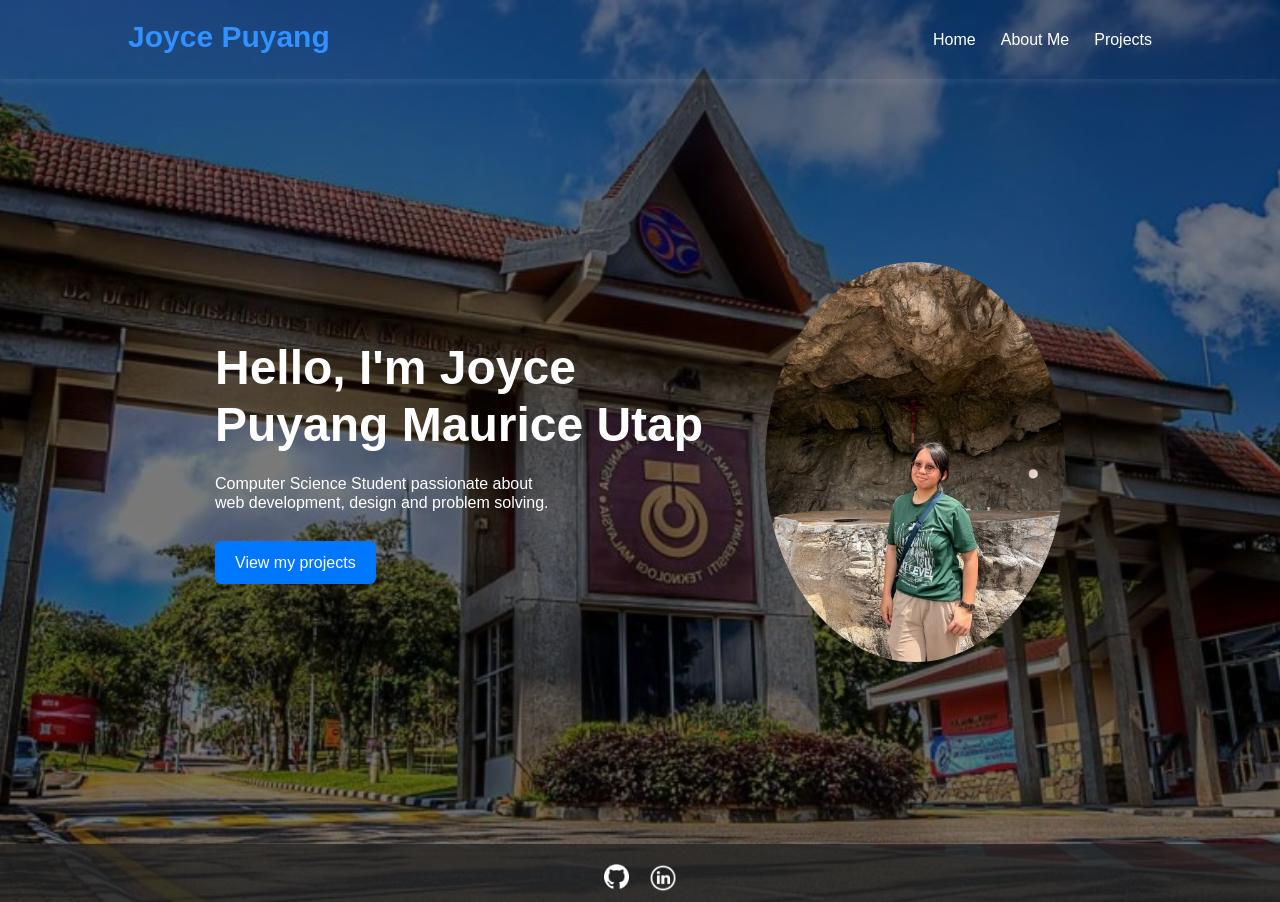
<file: index.html>
<!DOCTYPE html>
<html lang="en">
<head>
    <meta charset="UTF-8">
    <meta name="viewport" content="width=device-width, initial-scale=1.0">
    <title>Home | Portfolio</title>

    <link rel="stylesheet" href="css/style.css">
   
</head>
<body class = "home">

<header>
    <nav class="navbar">

        <h2 class="logo">
            Joyce Puyang
        </h2>

        <ul class="nav-links">
            <li><a href="index.html">Home</a></li>
            <li><a href="aboutme.html">About Me</a></li>
            <li><a href="projects.html">Projects</a></li>
        </ul>

        <div class="menu-btn">☰</div>
    </nav>
</header>

<main>

<section class="hero"> 
    <div class="hero-text"> 
        <h1>Hello, I'm Joyce Puyang Maurice Utap</h1> 
        <p>Computer Science Student passionate about </p> 
        <p>web development, design and problem solving.</p> <br> 
        
        <a href="projects.html" class="btn"> View my projects </a> 
    </div> 
    
    <div class="hero-image"> 
        <img src="images/profile.webp" alt="Profile Picture" width="400" height="400"> 
    </div> 
</section>

</main>

<footer>
    <div class="social-links">

        <a href="https://github.com/Joyce-Puyang" target="_blank">
            <img src="images/github.webp" alt="GitHub Profile" width="25">
        </a>

        <a href="https://www.linkedin.com/in/joyce-puyang/" target="_blank">
            <img src="images/linkedin.webp" alt="LinkedIn Profile" width="28">
        </a>

    </div>
</footer>

<script src="js/script.js"></script>

</body>
</html>
</file>
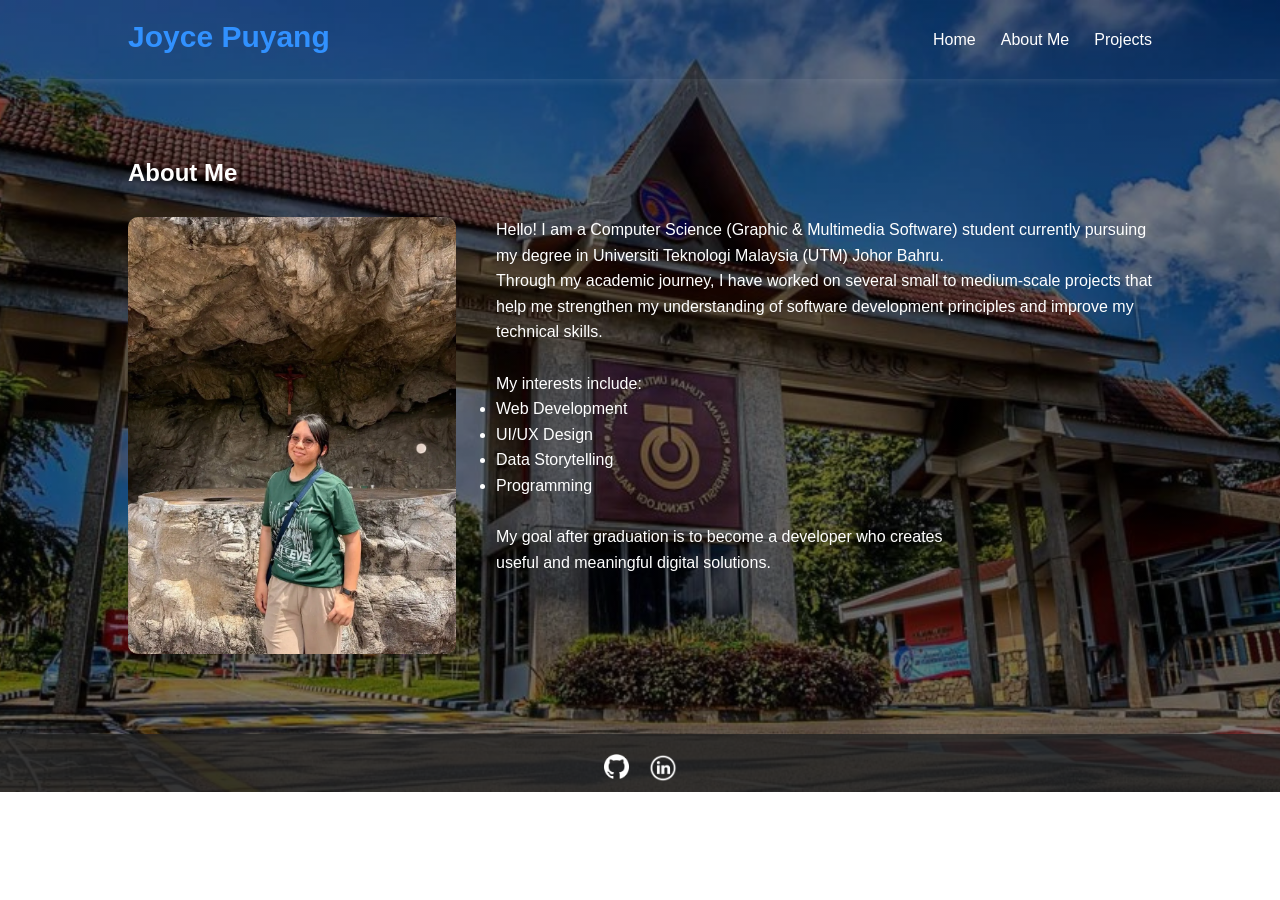
<file: aboutme.html>
<!DOCTYPE html>
<html lang="en">
<head>
    <meta charset="UTF-8">
    <meta name="viewport" content="width=device-width, initial-scale=1.0">
    <title>About Me</title>

    <link rel="stylesheet" href="css/style.css">
</head>
<body class = "home">

<header>
    <nav class="navbar">

        <h2 class="logo">
            Joyce Puyang
        </h2>

        <ul class="nav-links">
            <li><a href="index.html"  class="active">Home</a></li>
            <li><a href="aboutme.html" class="active">About Me</a></li>
            <li><a href="projects.html" class="active">Projects</a></li>
        </ul>

        <div class="menu-btn">☰</div>

    </nav>
</header>

<main>

<section class="page-section">

    <h1>About Me</h1>

    <div class="about-grid">

        <img src="images/profile.webp"
             alt="Profile Picture">

        <div>

            <p>
                Hello! I am a Computer Science (Graphic & Multimedia Software) student
                currently pursuing my degree in Universiti Teknologi Malaysia (UTM) Johor Bahru.
            </p>
            
            <p>
                Through my academic journey, I have worked on several small to medium-scale projects that help me
                strengthen my understanding of software development principles and improve my technical skills.
            </p> <br>
        
            <p>
                My interests include:
            </p>

            <ul>
                <li>Web Development</li>
                <li>UI/UX Design</li>
                <li>Data Storytelling</li>
                <li>Programming</li>
            </ul> <br>

            <p> My goal after graduation is to become a developer who creates</p>
            <p> useful and meaningful digital solutions. </p>

        </div>

    </div>

</section>

</main>

<footer>
    <div class="social-links">

        <a href="https://github.com/Joyce-Puyang" target="_blank">
            <img src="images/github.webp" alt="GitHub Profile" width="25">
        </a>

        <a href="https://www.linkedin.com/in/joyce-puyang/" target="_blank">
            <img src="images/linkedin.webp" alt="LinkedIn Profile" width="28">
        </a>
        
    </div>
</footer>

<script src="js/script.js"></script>

</body>
</html>
</file>
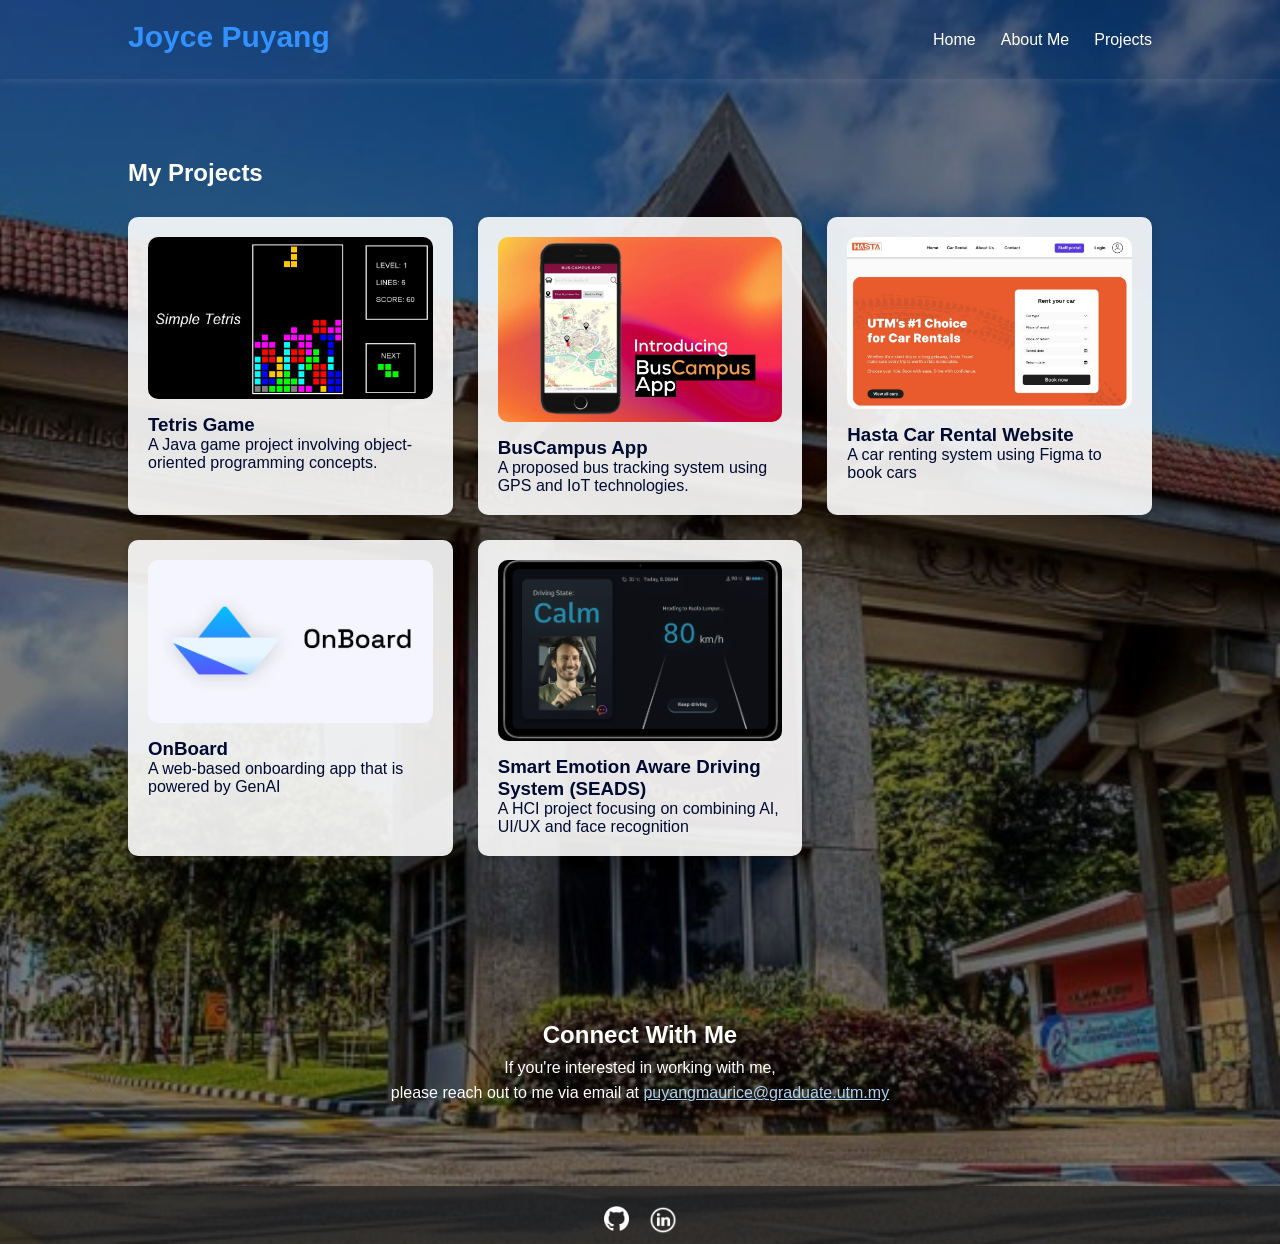
<file: projects.html>
<!DOCTYPE html>
<html lang="en">
<head>
    <meta charset="UTF-8">
    <meta name="viewport" content="width=device-width, initial-scale=1.0">
    <title>Projects</title>

    <link rel="stylesheet" href="css/style.css">
</head>
<body class = "home">

<header>
    <nav class="navbar">

        <h2 class="logo">
            Joyce Puyang
        </h2>

        <ul class="nav-links">
            <li><a href="index.html">Home</a></li>
            <li><a href="aboutme.html">About Me</a></li>
            <li><a href="projects.html">Projects</a></li>
        </ul>

        <div class="menu-btn">☰</div>

    </nav>
</header>

<main>

<section class="page-section">

    <h1>My Projects</h1>

    <div class="projects-grid">

        <article class="project-card">

            <img src="images/project1.webp"
                 alt="Project 1">

            <h3>Tetris Game</h3>

            <p>
                A Java game project involving
                object-oriented programming concepts.
            </p>

        </article>

        <article class="project-card">

            <img src="images/project2.webp"
                 alt="Project 2">

            <h3>BusCampus App</h3>

            <p>
                A proposed bus tracking system
                using GPS and IoT technologies.
            </p>

        </article>

        <article class="project-card">

            <img src="images/project3.webp"
                 alt="Project 3">

            <h3>Hasta Car Rental Website</h3>

            <p>
                A car renting system using Figma to book cars
            </p>

        </article>

        <article class="project-card">

            <img src="images/project4.webp"
                 alt="Project 4">

            <h3>OnBoard</h3>

            <p>
                A web-based onboarding app that is powered by GenAI 
            </p>

        </article>

        <article class="project-card">

            <img src="images/project5.webp"
                 alt="Project 5">

            <h3>Smart Emotion Aware Driving System (SEADS)</h3>

            <p>
                A HCI project focusing on combining AI, UI/UX and face recognition 
            </p>

        </article>

    </div>

</section>

<section id="contact">

    <h2 >Connect With Me</h2>
    <p>If you're interested in working with me,</p>
    <p>please reach out to me via email at <a href="mailto:puyangmaurice@graduate.utm.my" class="email-link">puyangmaurice@graduate.utm.my</a></p>

</section>

</main>

<footer>
    <div class="social-links">

        <a href="https://github.com/Joyce-Puyang" target="_blank">
            <img fetchpriority="high" src="images/github.webp" alt="GitHub Profile" width="25">
        </a>

        <a href="https://www.linkedin.com/in/joyce-puyang/" target="_blank">
            <img fetchpriority="high" src="images/linkedin.webp" alt="LinkedIn Profile" width="28">
        </a>

    </div>
</footer>

<script src="js/script.js"></script>

</body>
</html>
</file>
<file: css/style.css>
*{
    margin:0;
    padding:0;
    box-sizing:border-box;
}

body{
    font-family:Arial, sans-serif;
    background:#f4f4f4;
    color:#333;
}

.home{
    background: linear-gradient(rgba(0,0,0,0.5), rgba(0,0,0,0.5)), url("../images/background.webp");
    background-size: cover;
    background-position: center;
    background-repeat: no-repeat;
    color: white;
}

header{
    background:#ffffff00;
    box-shadow:0 2px 8px rgba(255, 255, 255, 0.1);
    
}

.navbar{
    display:flex;
    justify-content:space-between;
    align-items:center;
    padding:20px 10%;
   
}

.logo{
    color:#3191ff;
    font-family: Arial,sans-serif;
    font-size: 30px;
    position: relative;
    padding-bottom: 5px;
    text-decoration:none;
}

.nav-links{
    display:flex;
    list-style:none;
    gap:25px;
}

.nav-links a {
    position: relative;
    padding-bottom: 5px;
    text-decoration: none;
    color: rgb(255, 255, 255);
}

.nav-links a::after {
    content: "";
    position: absolute;
    left: 0;
    bottom: 0;
    width: 0%;
    height: 2px;
    background-color: #0077ff;
    transition: 0.3s;
}

.nav-links a:hover::after {
    width: 100%;
}

.nav-links a:active {
    color: #0d34c5;
    transform: scale(0.95);
}

.hero {
    display:flex; 
    justify-content:center; 
    align-items:center; 
    gap:50px; 
    min-height:85vh;
    padding:40px;
}

.hero-image img{
    width:300px;
    border-radius:50%;
}

.hero-text{
    max-width:500px;
    line-height: 1.2;
}

.hero-text h1{
    font-size:3rem;
    margin-bottom:20px;
}

.btn{
    display:inline-block;
    background:#0077ff;
    color:white;
    padding:12px 20px;
    border-radius:6px;
    margin-top:10px;
    text-decoration:none;
    transition: all 0.3s ease;
}

.btn:hover {
    transform: scale(1.1);
    box-shadow: 0 0 15px rgba(0, 119, 255, 0.7);
}

.page-section{
    padding:80px 10%;
}

#contact{
    text-align: center;
    line-height: 1.6;
    padding: 80px 0;
}

.email-link {
    color: rgb(172, 210, 239);
}

.about-grid{
    display:grid;
    grid-template-columns:1fr 2fr;
    gap:40px;
    margin-top:30px;
    line-height: 1.6;
}

.about-grid img{
    width:100%;
    border-radius:10px;
}

.projects-grid{
    display:grid;
    grid-template-columns:
    repeat(auto-fit, minmax(280px,1fr));
    gap:25px;
    margin-top:30px;

}

.project-card{
    background:rgba(255, 255, 255, 0.893);
    padding:20px;
    border-radius:10px;
    box-shadow:0 3px 10px rgba(0,0,0,0.1);
    color: #010b32;
    transition: all 0.3s ease;
}

.project-card:hover {
    transform: translateY(-8px);
    box-shadow: 0 0 40px rgba(186, 203, 223, 0.4);
}

.project-card img{
    width:100%;
    border-radius:10px;
    margin-bottom:15px;
}

.social-links {
    display: flex;
    gap: 20px;
    margin-top: 10px;
    justify-content: center;
}

.social-links a{
    text-decoration:none;
    color:#0077ff;
}

footer{
    text-align:left;
    padding:10px;
    background:#222222c7;
    color:white;
}

img {
    display: block;
    max-width: 100%;
    height: auto;
}

.menu-btn{
    display:none;
    font-size:1.5rem;
    cursor:pointer;
}

@media(max-width:768px){

    .hero{
        flex-direction:column;
        text-align:center;
    }

    .about-grid{
        grid-template-columns:1fr;
    }

    .nav-links{
        display:none;
        flex-direction:column;
        position:absolute;
        top:70px;
        right:20px;
        background:rgba(255, 255, 255, 0.134);
        padding:20px;
        box-shadow:0 2px 10px rgba(0,0,0,0.1);
    }

    .nav-links.active{
        display:flex;
    }

    .menu-btn{
        display:block;
    }

}
</file>
